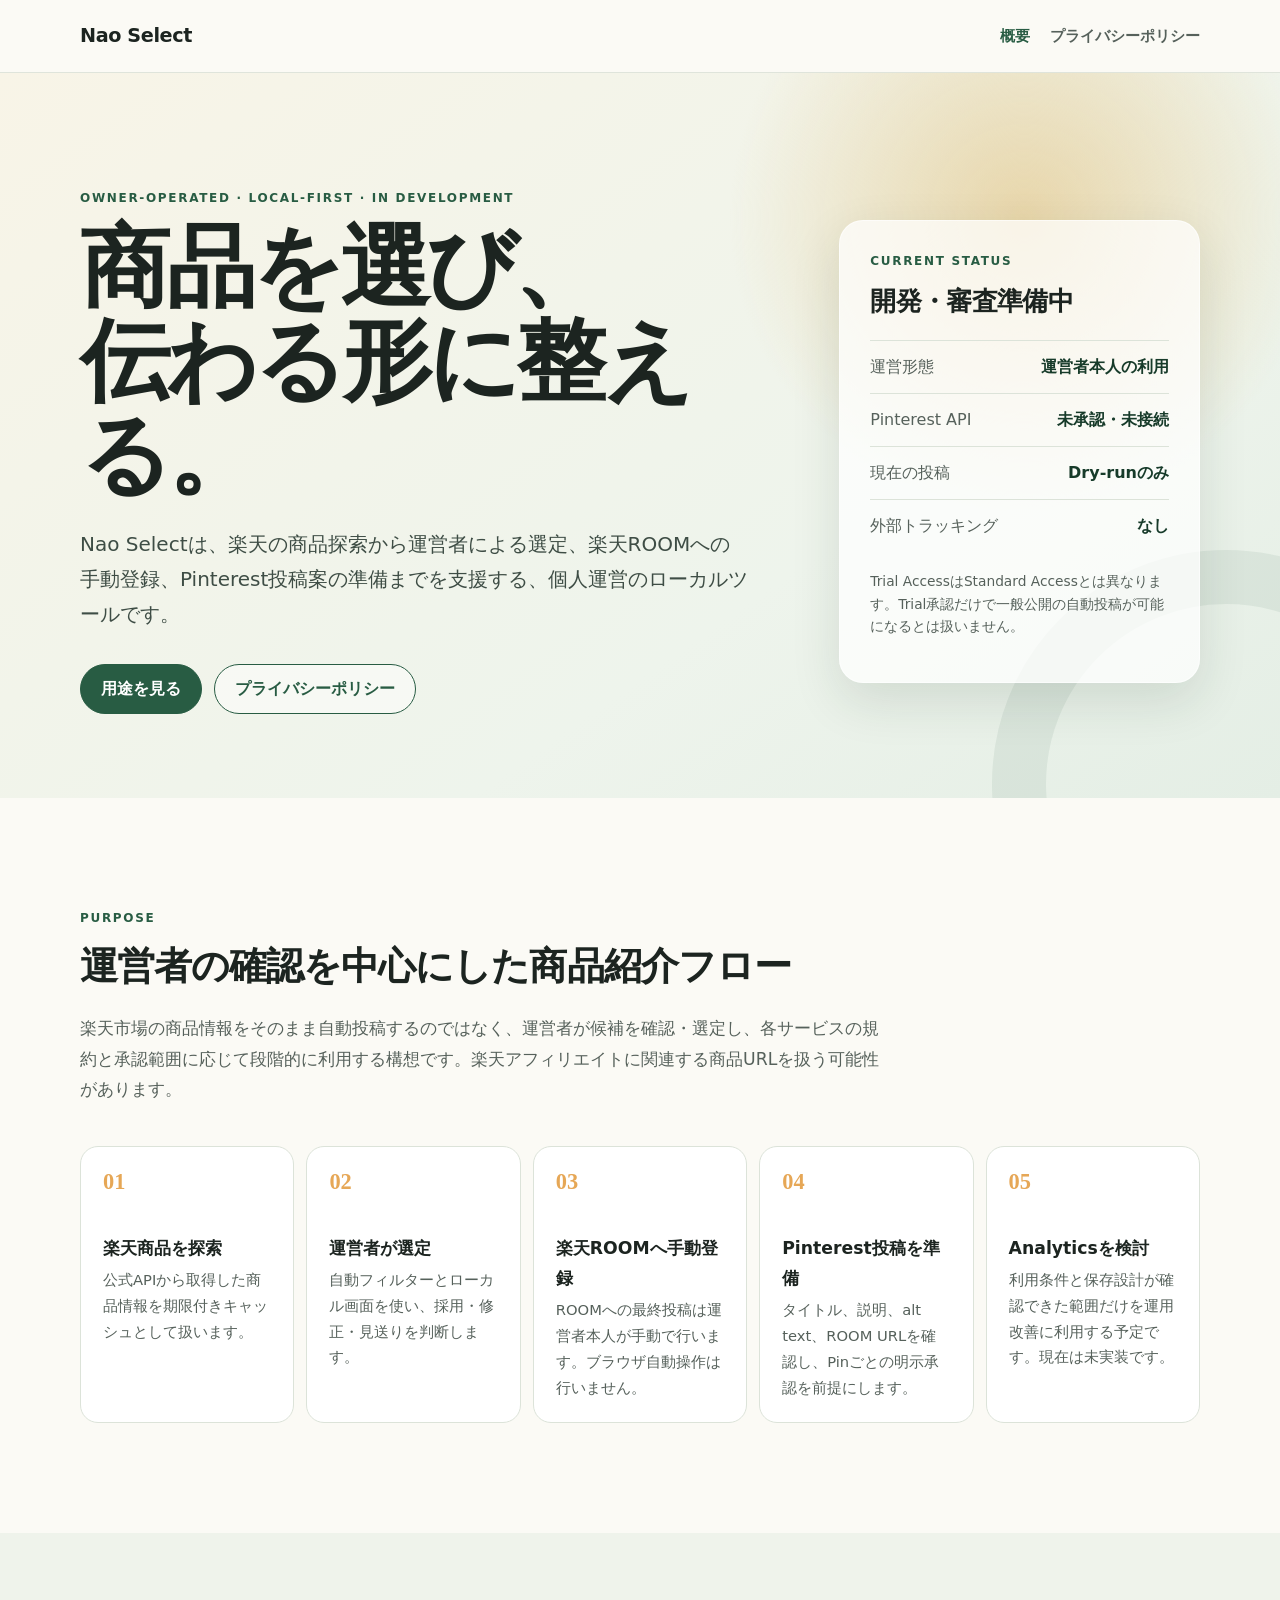
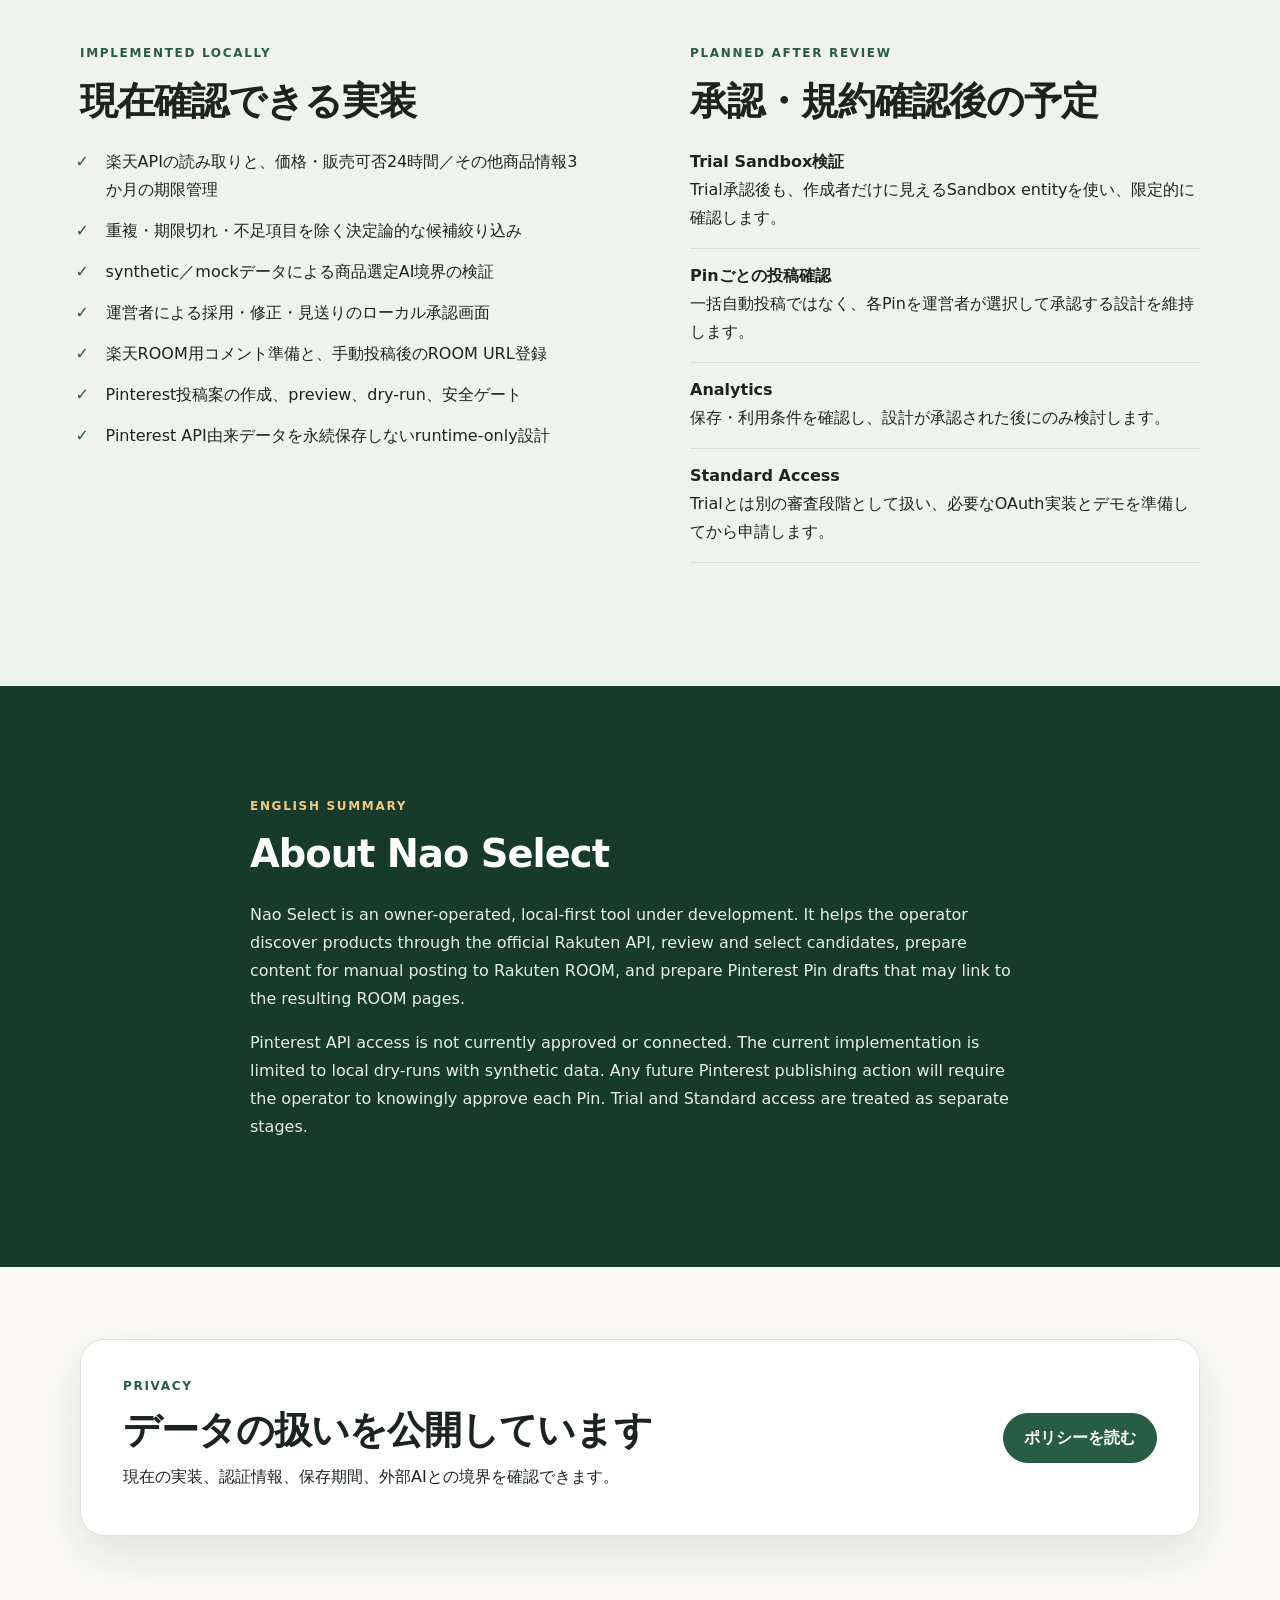
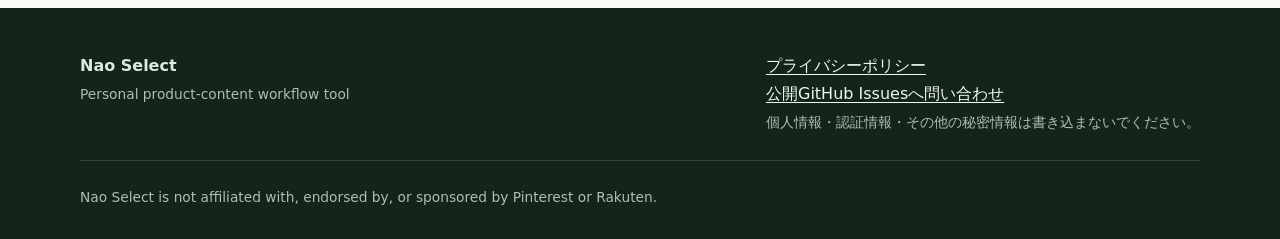
<file: docs/index.html>
<!doctype html>
<html lang="ja">
<head>
  <meta charset="utf-8">
  <meta name="viewport" content="width=device-width, initial-scale=1">
  <meta name="description" content="Nao Selectは、楽天商品を運営者が選定し、楽天ROOMへの手動登録とPinterest投稿準備を支援する個人運営のローカルツールです。">
  <title>Nao Select | 商品選定・投稿準備ツール</title>
  <link rel="stylesheet" href="styles.css">
</head>
<body>
  <a class="skip-link" href="#main">本文へ移動</a>
  <header class="site-header">
    <div class="shell header-inner">
      <a class="brand" href="index.html" aria-label="Nao Select トップページ">Nao Select</a>
      <nav aria-label="メインナビゲーション">
        <a aria-current="page" href="index.html">概要</a>
        <a href="privacy.html">プライバシーポリシー</a>
      </nav>
    </div>
  </header>

  <main id="main">
    <section class="hero">
      <div class="shell hero-grid">
        <div>
          <p class="eyebrow">Owner-operated · Local-first · In development</p>
          <h1>商品を選び、<br>伝わる形に整える。</h1>
          <p class="lead">Nao Selectは、楽天の商品探索から運営者による選定、楽天ROOMへの手動登録、Pinterest投稿案の準備までを支援する、個人運営のローカルツールです。</p>
          <div class="actions">
            <a class="button primary" href="#purpose">用途を見る</a>
            <a class="button secondary" href="privacy.html">プライバシーポリシー</a>
          </div>
        </div>
        <aside class="status-card" aria-labelledby="status-title">
          <p class="status-label">CURRENT STATUS</p>
          <h2 id="status-title">開発・審査準備中</h2>
          <ul class="status-list">
            <li><span>運営形態</span><strong>運営者本人の利用</strong></li>
            <li><span>Pinterest API</span><strong>未承認・未接続</strong></li>
            <li><span>現在の投稿</span><strong>Dry-runのみ</strong></li>
            <li><span>外部トラッキング</span><strong>なし</strong></li>
          </ul>
          <p class="small">Trial AccessはStandard Accessとは異なります。Trial承認だけで一般公開の自動投稿が可能になるとは扱いません。</p>
        </aside>
      </div>
    </section>

    <section id="purpose" class="section">
      <div class="shell">
        <p class="section-kicker">PURPOSE</p>
        <h2>運営者の確認を中心にした商品紹介フロー</h2>
        <p class="section-intro">楽天市場の商品情報をそのまま自動投稿するのではなく、運営者が候補を確認・選定し、各サービスの規約と承認範囲に応じて段階的に利用する構想です。楽天アフィリエイトに関連する商品URLを扱う可能性があります。</p>
        <ol class="flow" aria-label="Nao Selectの想定フロー">
          <li><span>01</span><div><h3>楽天商品を探索</h3><p>公式APIから取得した商品情報を期限付きキャッシュとして扱います。</p></div></li>
          <li><span>02</span><div><h3>運営者が選定</h3><p>自動フィルターとローカル画面を使い、採用・修正・見送りを判断します。</p></div></li>
          <li><span>03</span><div><h3>楽天ROOMへ手動登録</h3><p>ROOMへの最終投稿は運営者本人が手動で行います。ブラウザ自動操作は行いません。</p></div></li>
          <li><span>04</span><div><h3>Pinterest投稿を準備</h3><p>タイトル、説明、alt text、ROOM URLを確認し、Pinごとの明示承認を前提にします。</p></div></li>
          <li><span>05</span><div><h3>Analyticsを検討</h3><p>利用条件と保存設計が確認できた範囲だけを運用改善に利用する予定です。現在は未実装です。</p></div></li>
        </ol>
      </div>
    </section>

    <section class="section muted">
      <div class="shell split">
        <article>
          <p class="section-kicker">IMPLEMENTED LOCALLY</p>
          <h2>現在確認できる実装</h2>
          <ul class="check-list">
            <li>楽天APIの読み取りと、価格・販売可否24時間／その他商品情報3か月の期限管理</li>
            <li>重複・期限切れ・不足項目を除く決定論的な候補絞り込み</li>
            <li>synthetic／mockデータによる商品選定AI境界の検証</li>
            <li>運営者による採用・修正・見送りのローカル承認画面</li>
            <li>楽天ROOM用コメント準備と、手動投稿後のROOM URL登録</li>
            <li>Pinterest投稿案の作成、preview、dry-run、安全ゲート</li>
            <li>Pinterest API由来データを永続保存しないruntime-only設計</li>
          </ul>
        </article>
        <article>
          <p class="section-kicker">PLANNED AFTER REVIEW</p>
          <h2>承認・規約確認後の予定</h2>
          <ul class="plain-list">
            <li><strong>Trial Sandbox検証</strong><br>Trial承認後も、作成者だけに見えるSandbox entityを使い、限定的に確認します。</li>
            <li><strong>Pinごとの投稿確認</strong><br>一括自動投稿ではなく、各Pinを運営者が選択して承認する設計を維持します。</li>
            <li><strong>Analytics</strong><br>保存・利用条件を確認し、設計が承認された後にのみ検討します。</li>
            <li><strong>Standard Access</strong><br>Trialとは別の審査段階として扱い、必要なOAuth実装とデモを準備してから申請します。</li>
          </ul>
        </article>
      </div>
    </section>

    <section class="section english" lang="en">
      <div class="shell narrow">
        <p class="section-kicker">ENGLISH SUMMARY</p>
        <h2>About Nao Select</h2>
        <p>Nao Select is an owner-operated, local-first tool under development. It helps the operator discover products through the official Rakuten API, review and select candidates, prepare content for manual posting to Rakuten ROOM, and prepare Pinterest Pin drafts that may link to the resulting ROOM pages.</p>
        <p>Pinterest API access is not currently approved or connected. The current implementation is limited to local dry-runs with synthetic data. Any future Pinterest publishing action will require the operator to knowingly approve each Pin. Trial and Standard access are treated as separate stages.</p>
      </div>
    </section>

    <section class="section policy-cta">
      <div class="shell cta-inner">
        <div><p class="section-kicker">PRIVACY</p><h2>データの扱いを公開しています</h2><p>現在の実装、認証情報、保存期間、外部AIとの境界を確認できます。</p></div>
        <a class="button primary" href="privacy.html">ポリシーを読む</a>
      </div>
    </section>
  </main>

  <footer>
    <div class="shell footer-inner">
      <p><strong>Nao Select</strong><br><span>Personal product-content workflow tool</span></p>
      <p><a href="privacy.html">プライバシーポリシー</a><br><a href="https://github.com/Nao4988/nao-select-info/issues">公開GitHub Issuesへ問い合わせ</a><br><span class="small">個人情報・認証情報・その他の秘密情報は書き込まないでください。</span></p>
    </div>
    <div class="shell legal">Nao Select is not affiliated with, endorsed by, or sponsored by Pinterest or Rakuten.</div>
  </footer>
</body>
</html>
</file>
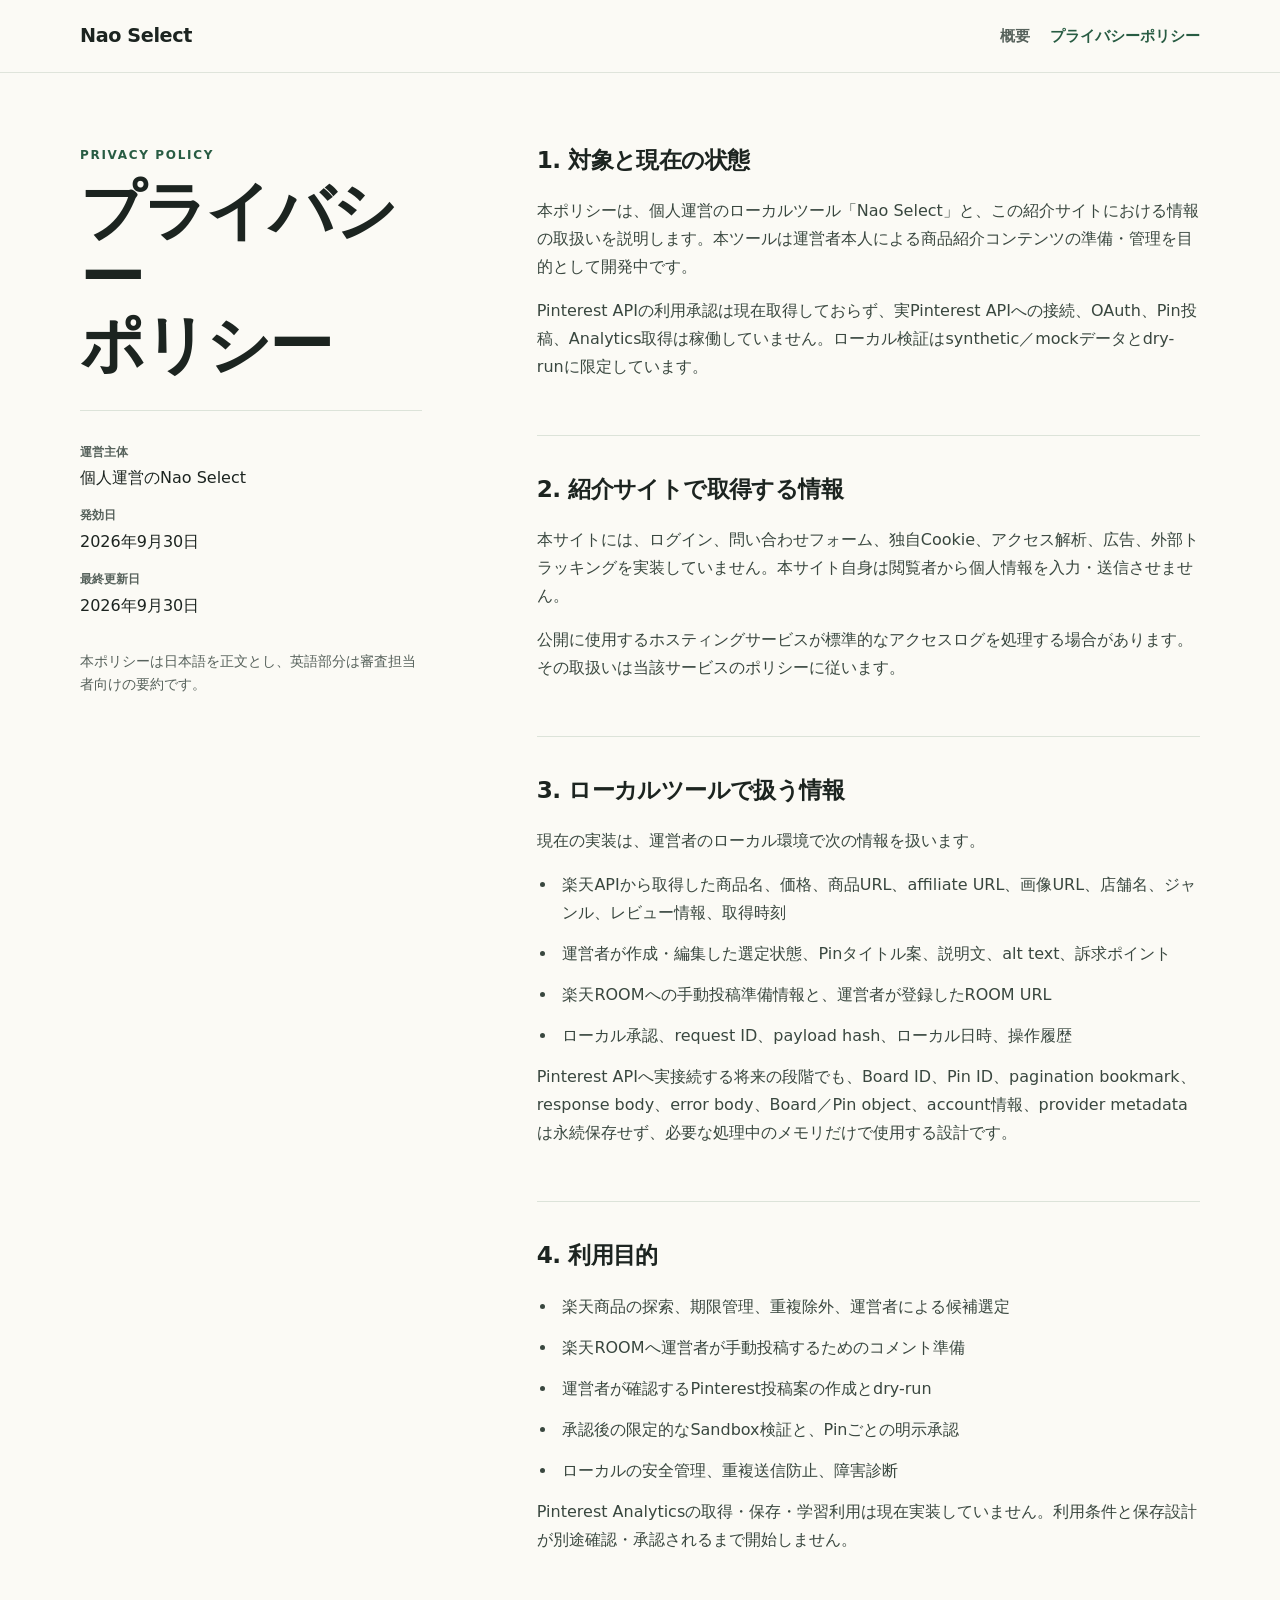
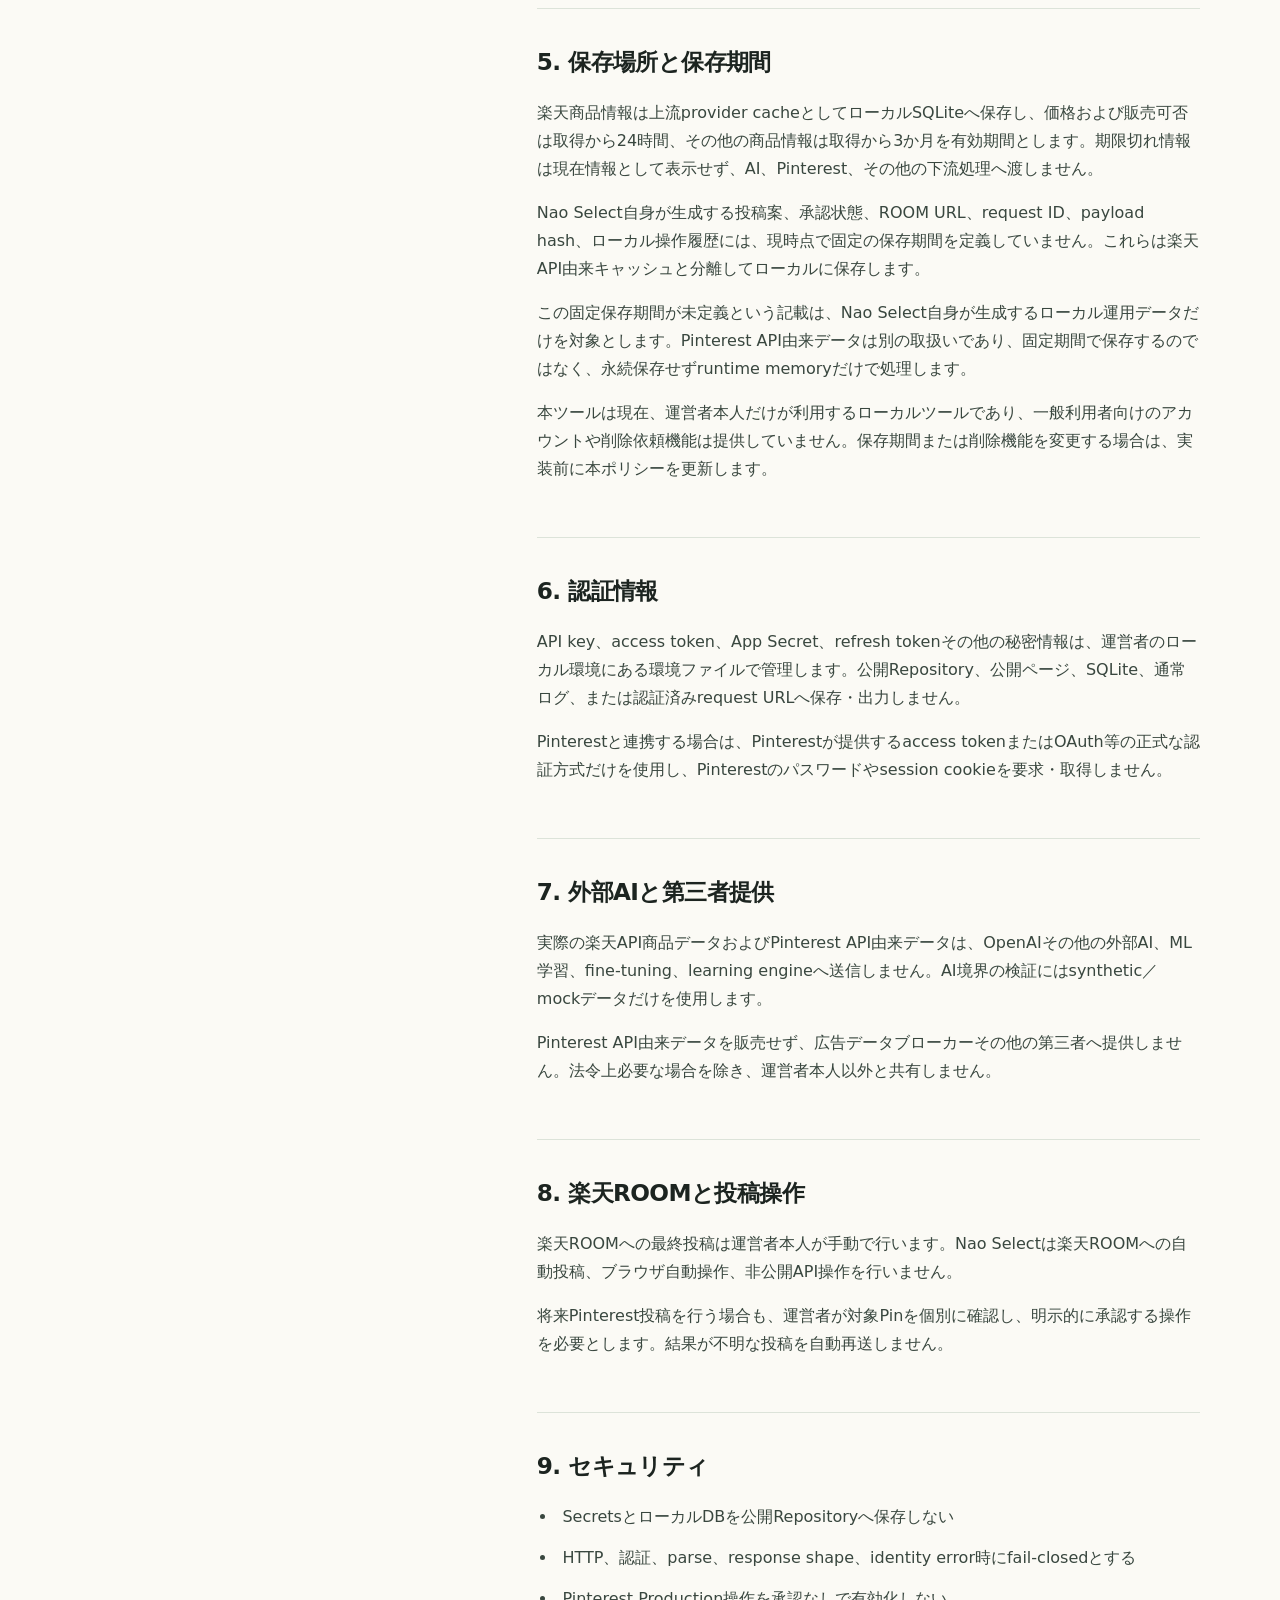
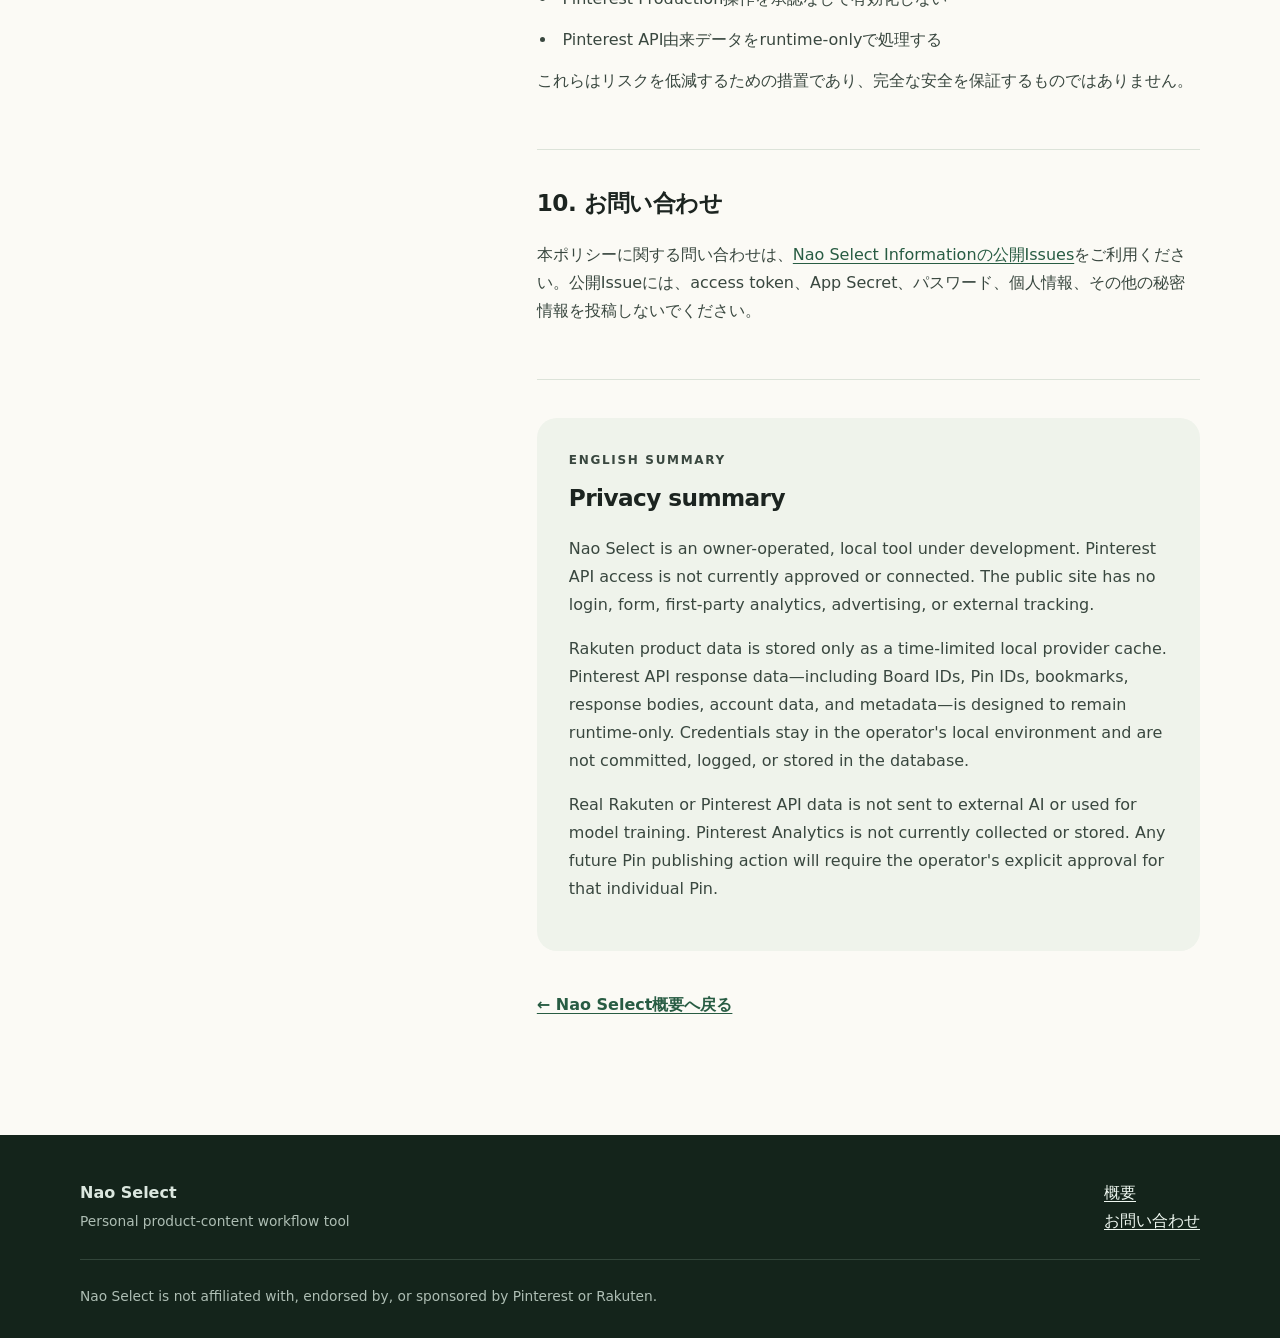
<file: docs/privacy.html>
<!doctype html>
<html lang="ja">
<head>
  <meta charset="utf-8">
  <meta name="viewport" content="width=device-width, initial-scale=1">
  <meta name="description" content="Nao Selectのプライバシーポリシー。現在のローカル実装と将来のPinterest API連携におけるデータの扱いを説明します。">
  <title>プライバシーポリシー | Nao Select</title>
  <link rel="stylesheet" href="styles.css">
</head>
<body>
  <a class="skip-link" href="#main">本文へ移動</a>
  <header class="site-header">
    <div class="shell header-inner">
      <a class="brand" href="index.html">Nao Select</a>
      <nav aria-label="メインナビゲーション">
        <a href="index.html">概要</a>
        <a aria-current="page" href="privacy.html">プライバシーポリシー</a>
      </nav>
    </div>
  </header>

  <main id="main" class="policy-page">
    <div class="shell policy-layout">
      <aside class="policy-meta">
        <p class="section-kicker">PRIVACY POLICY</p>
        <h1>プライバシー<br>ポリシー</h1>
        <dl><dt>運営主体</dt><dd>個人運営のNao Select</dd><dt>発効日</dt><dd>2026年9月30日</dd><dt>最終更新日</dt><dd>2026年9月30日</dd></dl>
        <p class="small">本ポリシーは日本語を正文とし、英語部分は審査担当者向けの要約です。</p>
      </aside>

      <article class="policy-content">
        <section>
          <h2>1. 対象と現在の状態</h2>
          <p>本ポリシーは、個人運営のローカルツール「Nao Select」と、この紹介サイトにおける情報の取扱いを説明します。本ツールは運営者本人による商品紹介コンテンツの準備・管理を目的として開発中です。</p>
          <p>Pinterest APIの利用承認は現在取得しておらず、実Pinterest APIへの接続、OAuth、Pin投稿、Analytics取得は稼働していません。ローカル検証はsynthetic／mockデータとdry-runに限定しています。</p>
        </section>

        <section>
          <h2>2. 紹介サイトで取得する情報</h2>
          <p>本サイトには、ログイン、問い合わせフォーム、独自Cookie、アクセス解析、広告、外部トラッキングを実装していません。本サイト自身は閲覧者から個人情報を入力・送信させません。</p>
          <p>公開に使用するホスティングサービスが標準的なアクセスログを処理する場合があります。その取扱いは当該サービスのポリシーに従います。</p>
        </section>

        <section>
          <h2>3. ローカルツールで扱う情報</h2>
          <p>現在の実装は、運営者のローカル環境で次の情報を扱います。</p>
          <ul>
            <li>楽天APIから取得した商品名、価格、商品URL、affiliate URL、画像URL、店舗名、ジャンル、レビュー情報、取得時刻</li>
            <li>運営者が作成・編集した選定状態、Pinタイトル案、説明文、alt text、訴求ポイント</li>
            <li>楽天ROOMへの手動投稿準備情報と、運営者が登録したROOM URL</li>
            <li>ローカル承認、request ID、payload hash、ローカル日時、操作履歴</li>
          </ul>
          <p>Pinterest APIへ実接続する将来の段階でも、Board ID、Pin ID、pagination bookmark、response body、error body、Board／Pin object、account情報、provider metadataは永続保存せず、必要な処理中のメモリだけで使用する設計です。</p>
        </section>

        <section>
          <h2>4. 利用目的</h2>
          <ul>
            <li>楽天商品の探索、期限管理、重複除外、運営者による候補選定</li>
            <li>楽天ROOMへ運営者が手動投稿するためのコメント準備</li>
            <li>運営者が確認するPinterest投稿案の作成とdry-run</li>
            <li>承認後の限定的なSandbox検証と、Pinごとの明示承認</li>
            <li>ローカルの安全管理、重複送信防止、障害診断</li>
          </ul>
          <p>Pinterest Analyticsの取得・保存・学習利用は現在実装していません。利用条件と保存設計が別途確認・承認されるまで開始しません。</p>
        </section>

        <section>
          <h2>5. 保存場所と保存期間</h2>
          <p>楽天商品情報は上流provider cacheとしてローカルSQLiteへ保存し、価格および販売可否は取得から24時間、その他の商品情報は取得から3か月を有効期間とします。期限切れ情報は現在情報として表示せず、AI、Pinterest、その他の下流処理へ渡しません。</p>
          <p>Nao Select自身が生成する投稿案、承認状態、ROOM URL、request ID、payload hash、ローカル操作履歴には、現時点で固定の保存期間を定義していません。これらは楽天API由来キャッシュと分離してローカルに保存します。</p>
          <p>この固定保存期間が未定義という記載は、Nao Select自身が生成するローカル運用データだけを対象とします。Pinterest API由来データは別の取扱いであり、固定期間で保存するのではなく、永続保存せずruntime memoryだけで処理します。</p>
          <p>本ツールは現在、運営者本人だけが利用するローカルツールであり、一般利用者向けのアカウントや削除依頼機能は提供していません。保存期間または削除機能を変更する場合は、実装前に本ポリシーを更新します。</p>
        </section>

        <section>
          <h2>6. 認証情報</h2>
          <p>API key、access token、App Secret、refresh tokenその他の秘密情報は、運営者のローカル環境にある環境ファイルで管理します。公開Repository、公開ページ、SQLite、通常ログ、または認証済みrequest URLへ保存・出力しません。</p>
          <p>Pinterestと連携する場合は、Pinterestが提供するaccess tokenまたはOAuth等の正式な認証方式だけを使用し、Pinterestのパスワードやsession cookieを要求・取得しません。</p>
        </section>

        <section>
          <h2>7. 外部AIと第三者提供</h2>
          <p>実際の楽天API商品データおよびPinterest API由来データは、OpenAIその他の外部AI、ML学習、fine-tuning、learning engineへ送信しません。AI境界の検証にはsynthetic／mockデータだけを使用します。</p>
          <p>Pinterest API由来データを販売せず、広告データブローカーその他の第三者へ提供しません。法令上必要な場合を除き、運営者本人以外と共有しません。</p>
        </section>

        <section>
          <h2>8. 楽天ROOMと投稿操作</h2>
          <p>楽天ROOMへの最終投稿は運営者本人が手動で行います。Nao Selectは楽天ROOMへの自動投稿、ブラウザ自動操作、非公開API操作を行いません。</p>
          <p>将来Pinterest投稿を行う場合も、運営者が対象Pinを個別に確認し、明示的に承認する操作を必要とします。結果が不明な投稿を自動再送しません。</p>
        </section>

        <section>
          <h2>9. セキュリティ</h2>
          <ul>
            <li>SecretsとローカルDBを公開Repositoryへ保存しない</li>
            <li>HTTP、認証、parse、response shape、identity error時にfail-closedとする</li>
            <li>Pinterest Production操作を承認なしで有効化しない</li>
            <li>Pinterest API由来データをruntime-onlyで処理する</li>
          </ul>
          <p>これらはリスクを低減するための措置であり、完全な安全を保証するものではありません。</p>
        </section>

        <section>
          <h2>10. お問い合わせ</h2>
          <p>本ポリシーに関する問い合わせは、<a href="https://github.com/Nao4988/nao-select-info/issues">Nao Select Informationの公開Issues</a>をご利用ください。公開Issueには、access token、App Secret、パスワード、個人情報、その他の秘密情報を投稿しないでください。</p>
        </section>

        <section class="english-summary" lang="en">
          <p class="section-kicker">ENGLISH SUMMARY</p>
          <h2>Privacy summary</h2>
          <p>Nao Select is an owner-operated, local tool under development. Pinterest API access is not currently approved or connected. The public site has no login, form, first-party analytics, advertising, or external tracking.</p>
          <p>Rakuten product data is stored only as a time-limited local provider cache. Pinterest API response data—including Board IDs, Pin IDs, bookmarks, response bodies, account data, and metadata—is designed to remain runtime-only. Credentials stay in the operator's local environment and are not committed, logged, or stored in the database.</p>
          <p>Real Rakuten or Pinterest API data is not sent to external AI or used for model training. Pinterest Analytics is not currently collected or stored. Any future Pin publishing action will require the operator's explicit approval for that individual Pin.</p>
        </section>

        <p class="back-link"><a href="index.html">← Nao Select概要へ戻る</a></p>
      </article>
    </div>
  </main>

  <footer>
    <div class="shell footer-inner"><p><strong>Nao Select</strong><br><span>Personal product-content workflow tool</span></p><p><a href="index.html">概要</a><br><a href="https://github.com/Nao4988/nao-select-info/issues">お問い合わせ</a></p></div>
    <div class="shell legal">Nao Select is not affiliated with, endorsed by, or sponsored by Pinterest or Rakuten.</div>
  </footer>
</body>
</html>
</file>
<file: docs/styles.css>
:root {
  --ink: #1c2420;
  --muted-ink: #56615b;
  --paper: #fbfaf5;
  --soft: #eff3eb;
  --line: #dce3d9;
  --green: #285c43;
  --green-dark: #173b2a;
  --accent: #e6a756;
  --white: #fff;
  --shadow: 0 18px 50px rgba(28, 48, 36, .12);
  --radius: 24px;
}

* { box-sizing: border-box; }
html { scroll-behavior: smooth; }
body { margin: 0; color: var(--ink); background: var(--paper); font-family: "Yu Gothic UI", "Hiragino Sans", "Noto Sans JP", system-ui, sans-serif; line-height: 1.75; }
a { color: var(--green); text-underline-offset: .2em; }
a:hover { color: var(--green-dark); }
.shell { width: min(1120px, calc(100% - 40px)); margin: 0 auto; }
.narrow { max-width: 780px; }
.skip-link { position: fixed; left: 16px; top: -60px; z-index: 20; padding: 10px 16px; background: var(--white); border-radius: 8px; }
.skip-link:focus { top: 16px; }

.site-header { position: sticky; top: 0; z-index: 10; border-bottom: 1px solid rgba(220, 227, 217, .9); background: rgba(251, 250, 245, .92); backdrop-filter: blur(12px); }
.header-inner { min-height: 72px; display: flex; align-items: center; justify-content: space-between; gap: 28px; }
.brand { color: var(--ink); font-size: 1.2rem; font-weight: 800; letter-spacing: -.02em; text-decoration: none; }
nav { display: flex; flex-wrap: wrap; gap: 20px; }
nav a { color: var(--muted-ink); font-size: .92rem; font-weight: 700; text-decoration: none; }
nav a[aria-current="page"] { color: var(--green); }

.hero { position: relative; overflow: hidden; padding: clamp(68px, 9vw, 120px) 0 84px; background: radial-gradient(circle at 80% 20%, #e8d6aa 0, transparent 25%), linear-gradient(145deg, #f8f4e7, #eef4ec 65%, #e4eee5); }
.hero::after { content: ""; position: absolute; width: 360px; height: 360px; right: -180px; bottom: -220px; border: 54px solid rgba(40, 92, 67, .08); border-radius: 50%; }
.hero-grid { position: relative; z-index: 1; display: grid; grid-template-columns: minmax(0, 1.3fr) minmax(300px, .7fr); gap: clamp(40px, 7vw, 90px); align-items: center; }
.eyebrow, .section-kicker, .status-label { margin: 0 0 12px; color: var(--green); font-size: .75rem; font-weight: 800; letter-spacing: .14em; text-transform: uppercase; }
h1, h2, h3, p { margin-top: 0; }
h1 { margin-bottom: 24px; font-family: Georgia, "Yu Mincho", serif; font-size: clamp(2.8rem, 7vw, 5.7rem); line-height: 1.05; letter-spacing: -.045em; }
h2 { margin-bottom: 22px; font-size: clamp(1.65rem, 3vw, 2.45rem); line-height: 1.3; letter-spacing: -.025em; }
h3 { margin-bottom: 4px; font-size: 1.08rem; }
.lead { max-width: 680px; color: #3e4d45; font-size: clamp(1.05rem, 2vw, 1.25rem); }
.actions { display: flex; flex-wrap: wrap; gap: 12px; margin-top: 32px; }
.button { display: inline-flex; align-items: center; justify-content: center; min-height: 48px; padding: 10px 20px; border: 1px solid var(--green); border-radius: 999px; font-weight: 800; text-decoration: none; }
.button.primary { color: var(--white); background: var(--green); }
.button.primary:hover { color: var(--white); background: var(--green-dark); }
.button.secondary { background: rgba(255, 255, 255, .45); }
.status-card { padding: 30px; border: 1px solid rgba(255,255,255,.6); border-radius: var(--radius); background: rgba(255,255,255,.72); box-shadow: var(--shadow); }
.status-card h2 { font-size: 1.65rem; }
.status-list { margin: 0 0 18px; padding: 0; list-style: none; }
.status-list li { display: flex; justify-content: space-between; gap: 18px; padding: 12px 0; border-top: 1px solid var(--line); }
.status-list span { color: var(--muted-ink); }
.status-list strong { color: var(--green-dark); text-align: right; }
.small { color: var(--muted-ink); font-size: .86rem; line-height: 1.65; }

.section { padding: clamp(68px, 9vw, 110px) 0; }
.section-intro { max-width: 800px; margin-bottom: 42px; color: var(--muted-ink); font-size: 1.08rem; }
.muted { background: var(--soft); }
.flow { display: grid; grid-template-columns: repeat(5, 1fr); gap: 12px; margin: 0; padding: 0; list-style: none; counter-reset: flow; }
.flow li { min-height: 230px; padding: 22px; border: 1px solid var(--line); border-radius: 18px; background: var(--white); }
.flow li > span { display: block; margin-bottom: 38px; color: var(--accent); font: 700 1.4rem Georgia, serif; }
.flow p { margin: 0; color: var(--muted-ink); font-size: .92rem; }
.split { display: grid; grid-template-columns: 1fr 1fr; gap: clamp(40px, 8vw, 100px); }
.check-list, .plain-list, .policy-content ul { margin: 0; padding-left: 1.25rem; }
.check-list li, .plain-list li, .policy-content li { margin-bottom: 13px; padding-left: .35rem; }
.check-list li::marker { color: var(--green); content: "✓  "; font-weight: 800; }
.plain-list { list-style: none; padding: 0; }
.plain-list li { padding: 0 0 16px; border-bottom: 1px solid #d5ded3; }
.english { color: var(--white); background: var(--green-dark); }
.english .section-kicker { color: #f3c77f; }
.english p { color: #e4eee7; }
.policy-cta { padding-block: 72px; }
.cta-inner { display: flex; align-items: center; justify-content: space-between; gap: 32px; padding: 36px 42px; border: 1px solid var(--line); border-radius: var(--radius); background: var(--white); box-shadow: var(--shadow); }
.cta-inner h2, .cta-inner p { margin-bottom: 8px; }

footer { padding: 44px 0 30px; color: #dbe7df; background: #14241b; }
.footer-inner { display: flex; justify-content: space-between; gap: 32px; }
.footer-inner p { margin-bottom: 24px; }
.footer-inner span, .legal { color: #aebeb4; font-size: .86rem; }
footer a { color: #eef7f0; }
.legal { padding-top: 24px; border-top: 1px solid #32453a; }

.policy-page { padding: 72px 0 100px; }
.policy-layout { display: grid; grid-template-columns: minmax(220px, .34fr) minmax(0, .66fr); gap: clamp(48px, 9vw, 120px); align-items: start; }
.policy-meta { position: sticky; top: 112px; }
.policy-meta h1 { font-size: clamp(2.5rem, 5vw, 4.3rem); }
.policy-meta dl { margin: 30px 0; padding-top: 18px; border-top: 1px solid var(--line); }
.policy-meta dt { margin-top: 12px; color: var(--muted-ink); font-size: .78rem; font-weight: 800; }
.policy-meta dd { margin: 2px 0 0; }
.policy-content section { padding: 0 0 38px; margin-bottom: 38px; border-bottom: 1px solid var(--line); }
.policy-content h2 { font-size: 1.45rem; }
.policy-content p, .policy-content li { color: #39473f; }
.english-summary { padding: 32px !important; border: 0 !important; border-radius: 20px; background: var(--soft); }
.back-link { margin-top: 40px; font-weight: 800; }

@media (max-width: 900px) {
  .hero-grid, .split, .policy-layout { grid-template-columns: 1fr; }
  .flow { grid-template-columns: repeat(2, 1fr); }
  .policy-meta { position: static; }
  .policy-meta h1 br { display: none; }
}

@media (max-width: 600px) {
  .shell { width: min(100% - 28px, 1120px); }
  .header-inner { min-height: 64px; align-items: flex-start; padding: 14px 0; }
  nav { justify-content: flex-end; gap: 10px 14px; }
  nav a { font-size: .8rem; }
  .hero { padding-top: 56px; }
  h1 { font-size: clamp(2.55rem, 15vw, 4rem); }
  .status-card { padding: 22px; }
  .status-list li { display: block; }
  .status-list strong { display: block; margin-top: 2px; text-align: left; }
  .flow { grid-template-columns: 1fr; }
  .flow li { min-height: 0; }
  .flow li > span { margin-bottom: 18px; }
  .cta-inner, .footer-inner { align-items: flex-start; flex-direction: column; }
  .cta-inner { padding: 28px 24px; }
  .button { width: 100%; }
  .policy-page { padding-top: 50px; }
  .policy-meta h1 { font-size: 1.8rem; word-break: keep-all; }
  .english-summary { padding: 24px !important; }
}

@media (prefers-reduced-motion: reduce) {
  html { scroll-behavior: auto; }
}
</file>
